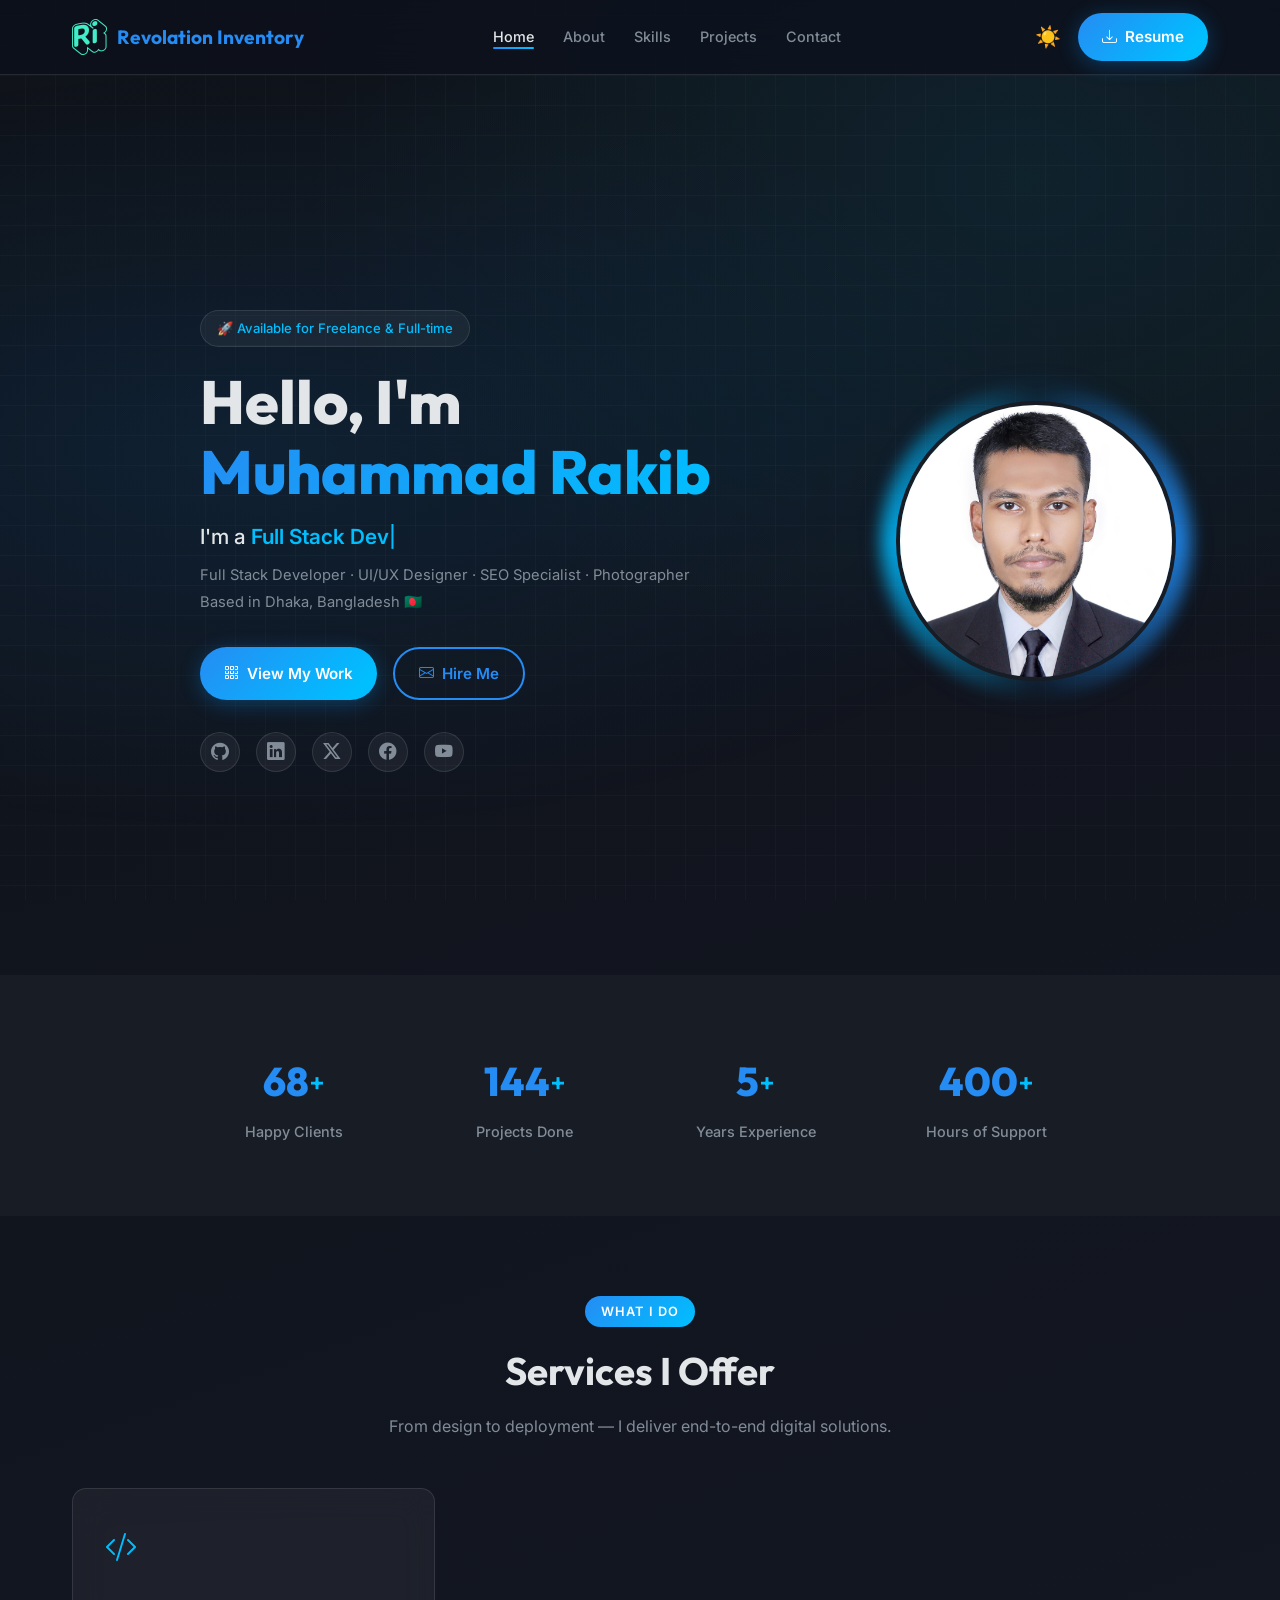
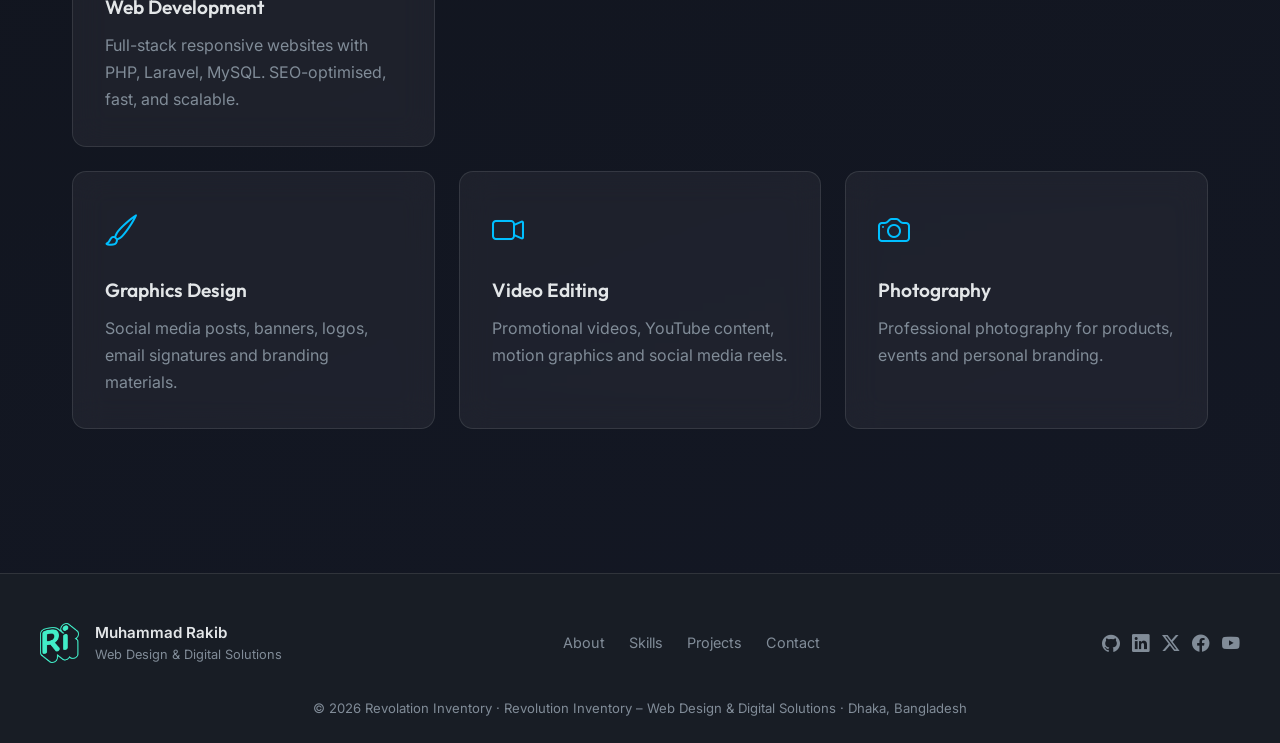
<file: index.html>
<!DOCTYPE html>
<html lang="en" data-theme="dark">

<head>
  <meta charset="UTF-8" />
  <meta name="viewport" content="width=device-width, initial-scale=1.0" />
  <title>Muhammad Rakib – Full Stack Web Developer & UI/UX Designer</title>
  <meta name="description"
    content="Muhammad Rakib – Full Stack Web Developer, UI/UX Designer, SEO Specialist and Freelancer based in Dhaka, Bangladesh." />
  <link rel="icon" href="assets/images/logo.png" />
  <link rel="apple-touch-icon" href="assets/images/logo.png" />
  <link rel="preconnect" href="https://fonts.googleapis.com" />
  <link rel="preconnect" href="https://fonts.gstatic.com" crossorigin />
  <link
    href="https://fonts.googleapis.com/css2?family=Outfit:wght@300;400;600;700;800&family=Inter:wght@400;500;600&display=swap"
    rel="stylesheet" />
  <link rel="stylesheet" href="https://cdn.jsdelivr.net/npm/bootstrap-icons@1.11.3/font/bootstrap-icons.css" />
  <link rel="stylesheet" href="assets/css/styles.css" />

  <!-- JSON-LD Structured Data -->
  <script type="application/ld+json">
  {
    "@context": "https://schema.org",
    "@type": "Person",
    "name": "Muhammad Rakib",
    "jobTitle": "Full Stack Web Developer",
    "email": "webdrakib@gmail.com",
    "telephone": "+8801978000676",
    "address": {"@type": "PostalAddress", "addressLocality": "Dhaka", "addressCountry": "BD"},
    "url": "https://webdrakib.github.io",
    "sameAs": [
      "https://github.com/webdrakib",
      "https://bd.linkedin.com/in/webdrakib",
      "https://twitter.com/webdrakib",
      "https://web.facebook.com/webdrakib",
      "https://www.youtube.com/@webdrakib"
    ]
  }
  </script>
  <!-- Google tag (gtag.js) -->
  <script async src="https://www.googletagmanager.com/gtag/js?id=G-2NBKC2Z3YN"></script>
  <script>
    window.dataLayer = window.dataLayer || [];
    function gtag(){dataLayer.push(arguments);}
    gtag('js', new Date());
  
    gtag('config', 'G-2NBKC2Z3YN');
  </script>
  <!-- Google Tag Manager -->
  <script>(function(w,d,s,l,i){w[l]=w[l]||[];w[l].push({'gtm.start':
  new Date().getTime(),event:'gtm.js'});var f=d.getElementsByTagName(s)[0],
  j=d.createElement(s),dl=l!='dataLayer'?'&l='+l:'';j.async=true;j.src=
  'https://www.googletagmanager.com/gtm.js?id='+i+dl;f.parentNode.insertBefore(j,f);
  })(window,document,'script','dataLayer','GTM-563CVFS4');</script>
  <!-- End Google Tag Manager -->
</head>

<body>
  <!-- Google Tag Manager (noscript) -->
  <noscript><iframe src="https://www.googletagmanager.com/ns.html?id=GTM-563CVFS4"
  height="0" width="0" style="display:none;visibility:hidden"></iframe></noscript>
  <!-- End Google Tag Manager (noscript) -->

  <!-- ===== HEADER ===== -->
  <header class="site-header" id="site-header">
    <nav class="nav-container">
      <a href="index.html" class="logo" aria-label="Muhammad Rakib Home">
        <img src="assets/images/logo.png" alt="RI Logo" class="logo-img" />
        <span class="logo-text">Revolation Inventory</span>
      </a>

      <button class="nav-hamburger" id="nav-hamburger" aria-label="Toggle menu">
        <span></span><span></span><span></span>
      </button>

      <ul class="nav-links" id="nav-links">
        <li><a href="index.html" class="nav-active">Home</a></li>
        <li><a href="about.html">About</a></li>
        <li><a href="skills.html">Skills</a></li>
        <li><a href="projects.html">Projects</a></li>
        <li><a href="contact.html">Contact</a></li>
      </ul>

      <div class="nav-actions">
        <button id="theme-toggle" aria-label="Toggle dark mode" class="icon-btn">☀️</button>
        <a href="https://drive.google.com/uc?export=download&id=1ioUja7IS2YaoWaqZ0kOTeljUsAlefDZb" class="btn-primary"
          target="_blank" rel="noopener" id="resume-download-btn">
          <i class="bi bi-download"></i> Resume
        </a>
      </div>
    </nav>
  </header>

  <!-- ===== HERO ===== -->
  <section class="hero" id="hero">
    <div class="hero-bg-overlay"></div>
    <div class="hero-particles" id="hero-particles"></div>

    <div class="hero-content animate-in">
      <div class="hero-badge">🚀 Available for Freelance & Full-time</div>
      <h1>Hello, I'm <span class="gradient-text">Muhammad Rakib</span></h1>
      <p class="hero-typed">I'm a <span id="typed-text" class="typed-highlight"></span><span
          class="typed-cursor">|</span></p>
      <p class="hero-sub">Full Stack Developer · UI/UX Designer · SEO Specialist · Photographer<br />Based in Dhaka,
        Bangladesh 🇧🇩</p>

      <div class="hero-cta-group">
        <a href="projects.html" class="btn-primary" id="view-work-btn">
          <i class="bi bi-grid-3x3-gap"></i> View My Work
        </a>
        <a href="contact.html" class="btn-outline" id="hire-me-btn">
          <i class="bi bi-envelope"></i> Hire Me
        </a>
      </div>

      <div class="hero-socials">
        <a href="https://github.com/webdrakib" target="_blank" rel="noopener" aria-label="GitHub" class="social-icon"><i
            class="bi bi-github"></i></a>
        <a href="https://bd.linkedin.com/in/webdrakib" target="_blank" rel="noopener" aria-label="LinkedIn"
          class="social-icon"><i class="bi bi-linkedin"></i></a>
        <a href="https://twitter.com/webdrakib" target="_blank" rel="noopener" aria-label="Twitter"
          class="social-icon"><i class="bi bi-twitter-x"></i></a>
        <a href="https://web.facebook.com/webdrakib" target="_blank" rel="noopener" aria-label="Facebook"
          class="social-icon"><i class="bi bi-facebook"></i></a>
        <a href="https://www.youtube.com/@webdrakib" target="_blank" rel="noopener" aria-label="YouTube"
          class="social-icon"><i class="bi bi-youtube"></i></a>
      </div>
    </div>

    <div class="hero-image animate-in-delay">
      <div class="hero-img-ring"></div>
      <img src="assets/images/12.jpg" alt="Muhammad Rakib – Full Stack Web Developer" class="hero-photo" />
    </div>
  </section>

  <!-- ===== STATS ===== -->
  <section class="stats-section" id="stats">
    <div class="stats-grid">
      <div class="stat-card reveal">
        <span class="stat-number" data-target="232">0</span><span class="stat-plus">+</span>
        <p>Happy Clients</p>
      </div>
      <div class="stat-card reveal">
        <span class="stat-number" data-target="521">0</span><span class="stat-plus">+</span>
        <p>Projects Done</p>
      </div>
      <div class="stat-card reveal">
        <span class="stat-number" data-target="5">0</span><span class="stat-plus">+</span>
        <p>Years Experience</p>
      </div>
      <div class="stat-card reveal">
        <span class="stat-number" data-target="1453">0</span><span class="stat-plus">+</span>
        <p>Hours of Support</p>
      </div>
    </div>
  </section>

  <!-- ===== SERVICES QUICK VIEW ===== -->
  <section class="services-section section-pad" id="services">
    <div class="section-header reveal">
      <span class="section-tag">What I Do</span>
      <h2>Services I Offer</h2>
      <p>From design to deployment — I deliver end-to-end digital solutions.</p>
    </div>
    <div class="services-grid">
      <div class="service-card reveal glass">
        <i class="bi bi-code-slash service-icon"></i>
        <h3>Web Development</h3>
        <p>Full-stack responsive websites with PHP, Laravel, MySQL. SEO-optimised, fast, and scalable.</p>
      </div>
      <div class="service-card reveal glass">
        <i class="bi bi-palette service-icon"></i>
        <h3>UI/UX Design</h3>
        <p>Beautiful, user-centric designs using Figma, Adobe XD, Photoshop & Illustrator.</p>
      </div>
      <div class="service-card reveal glass">
        <i class="bi bi-search service-icon"></i>
        <h3>SEO & Optimization</h3>
        <p>On-page SEO, technical audits, performance tuning. Tracked via GA4 & Google Search Console.</p>
      </div>
      <div class="service-card reveal glass">
        <i class="bi bi-brush service-icon"></i>
        <h3>Graphics Design</h3>
        <p>Social media posts, banners, logos, email signatures and branding materials.</p>
      </div>
      <div class="service-card reveal glass">
        <i class="bi bi-camera-video service-icon"></i>
        <h3>Video Editing</h3>
        <p>Promotional videos, YouTube content, motion graphics and social media reels.</p>
      </div>
      <div class="service-card reveal glass">
        <i class="bi bi-camera service-icon"></i>
        <h3>Photography</h3>
        <p>Professional photography for products, events and personal branding.</p>
      </div>
    </div>
  </section>

  <!-- ===== FOOTER ===== -->
  <footer class="site-footer">
    <div class="footer-inner">
      <div class="footer-brand">
        <img src="assets/images/logo.png" alt="RI" class="footer-logo" />
        <p>Muhammad Rakib<br /><span>Web Design & Digital Solutions</span></p>
      </div>
      <div class="footer-links">
        <a href="about.html">About</a>
        <a href="skills.html">Skills</a>
        <a href="projects.html">Projects</a>
        <a href="contact.html">Contact</a>
      </div>
      <div class="footer-socials">
        <a href="https://github.com/webdrakib" target="_blank" rel="noopener" aria-label="GitHub"><i
            class="bi bi-github"></i></a>
        <a href="https://bd.linkedin.com/in/webdrakib" target="_blank" rel="noopener" aria-label="LinkedIn"><i
            class="bi bi-linkedin"></i></a>
        <a href="https://twitter.com/webdrakib" target="_blank" rel="noopener" aria-label="Twitter"><i
            class="bi bi-twitter-x"></i></a>
        <a href="https://web.facebook.com/webdrakib" target="_blank" rel="noopener" aria-label="Facebook"><i
            class="bi bi-facebook"></i></a>
        <a href="https://www.youtube.com/@webdrakib" target="_blank" rel="noopener" aria-label="YouTube"><i
            class="bi bi-youtube"></i></a>
      </div>
    </div>
    <p class="footer-copy">© 2026 Revolation Inventory · Revolution Inventory – Web Design & Digital Solutions · Dhaka,
      Bangladesh</p>
  </footer>

  <script src="assets/js/main.js"></script>
</body>

</html>
</file>
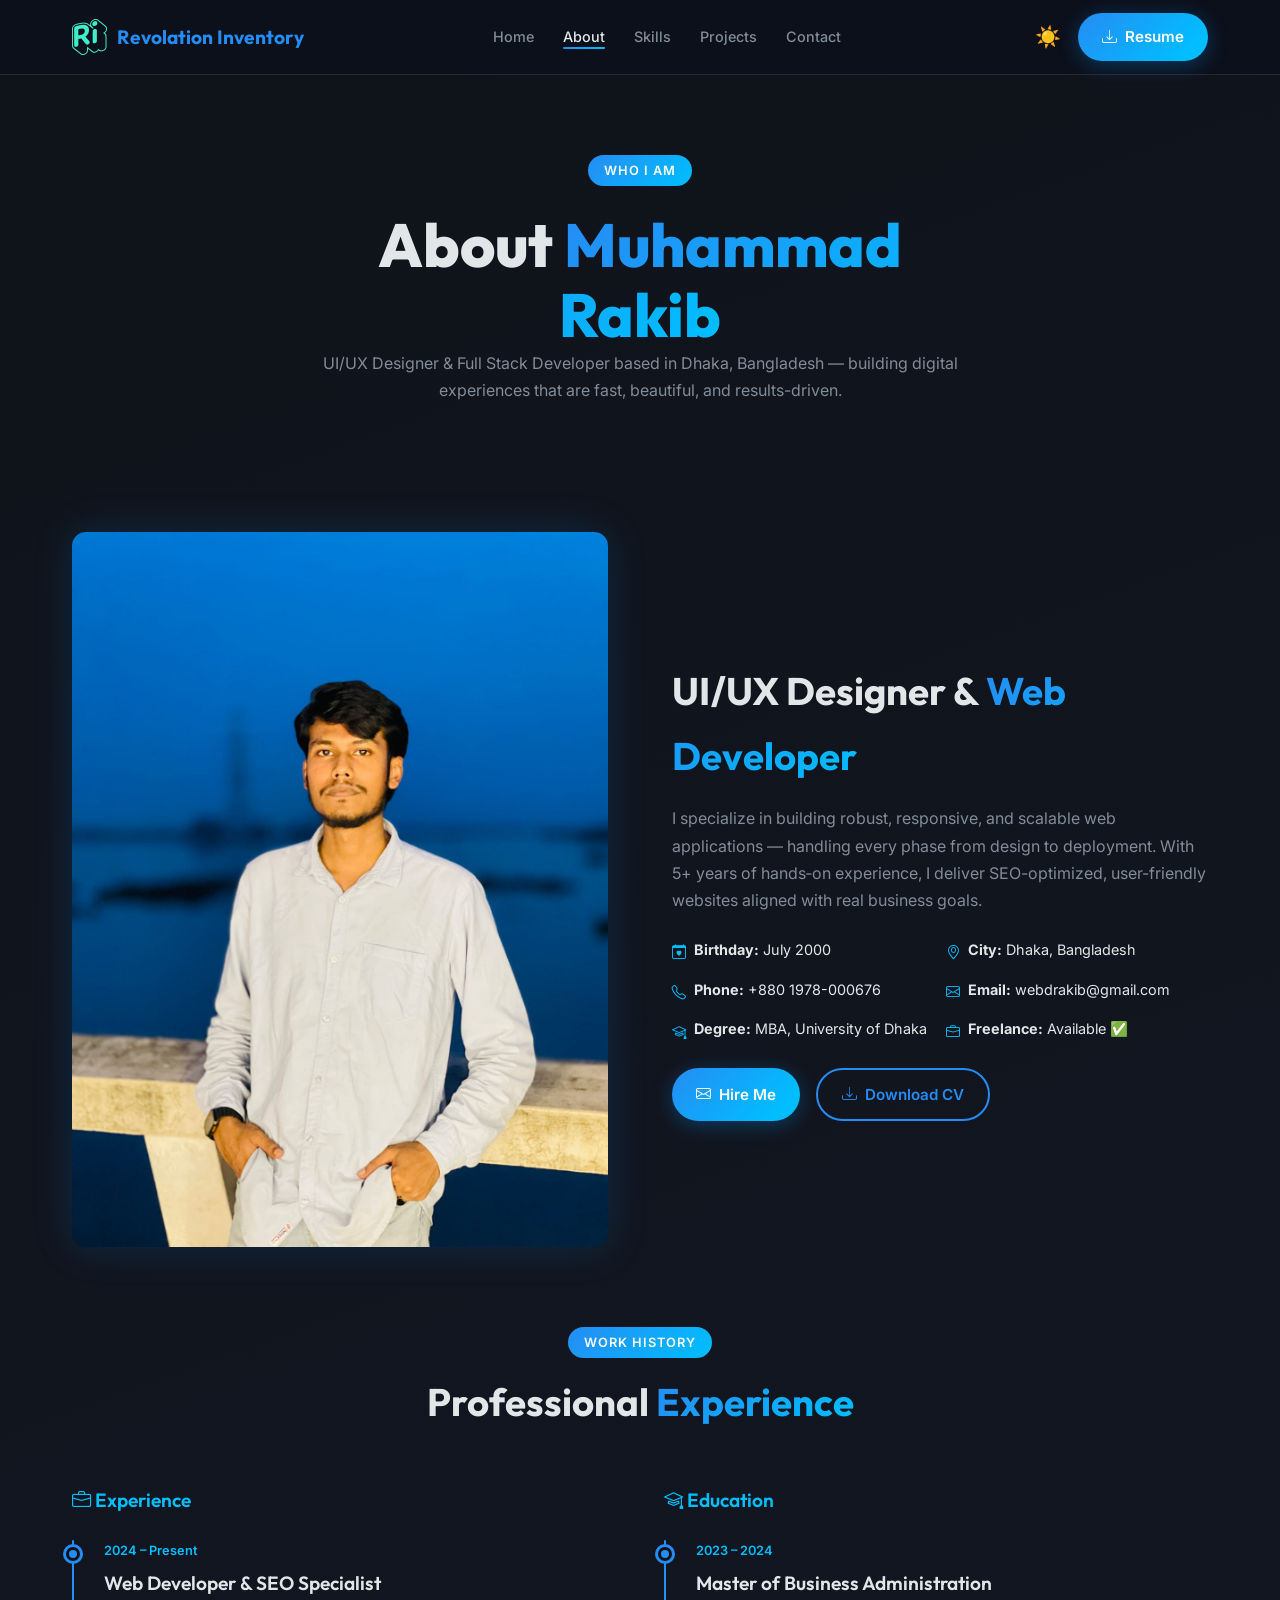
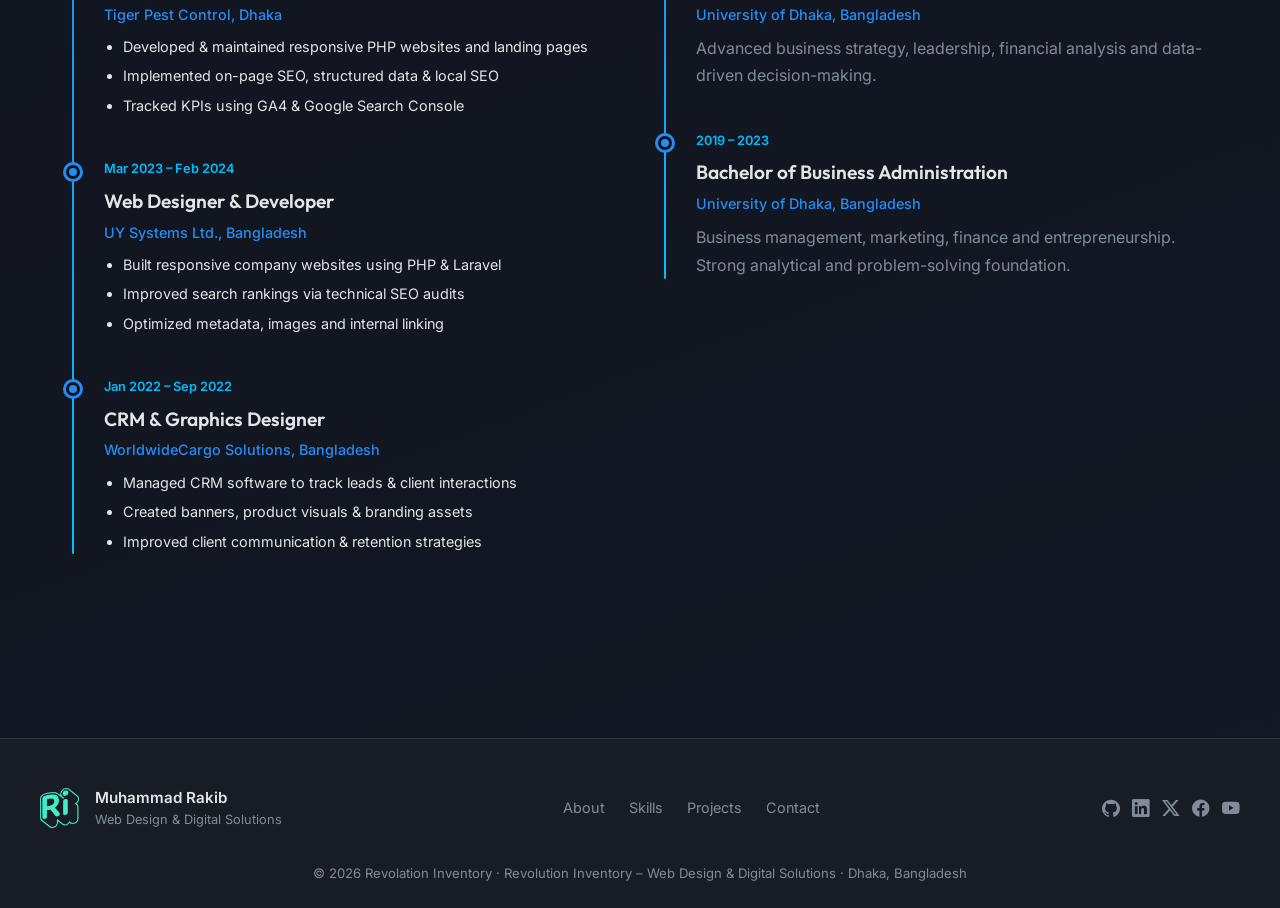
<file: about.html>
<!DOCTYPE html>
<html lang="en" data-theme="dark">

<head>
  <meta charset="UTF-8" />
  <meta name="viewport" content="width=device-width, initial-scale=1.0" />
  <title>About – Muhammad Rakib | Full Stack Web Developer</title>
  <meta name="description"
    content="Learn about Muhammad Rakib – Full Stack Web Developer, UI/UX Designer and SEO Specialist from Dhaka, Bangladesh with 5+ years of experience." />
  <link rel="icon" href="assets/images/logo.png" />
  <link rel="preconnect" href="https://fonts.googleapis.com" />
  <link rel="preconnect" href="https://fonts.gstatic.com" crossorigin />
  <link
    href="https://fonts.googleapis.com/css2?family=Outfit:wght@300;400;600;700;800&family=Inter:wght@400;500;600&display=swap"
    rel="stylesheet" />
  <link rel="stylesheet" href="https://cdn.jsdelivr.net/npm/bootstrap-icons@1.11.3/font/bootstrap-icons.css" />
  <link rel="stylesheet" href="assets/css/styles.css" />
  <!-- Google tag (gtag.js) -->
  <script async src="https://www.googletagmanager.com/gtag/js?id=G-2NBKC2Z3YN"></script>
  <script>
    window.dataLayer = window.dataLayer || [];
    function gtag(){dataLayer.push(arguments);}
    gtag('js', new Date());
  
    gtag('config', 'G-2NBKC2Z3YN');
  </script>
  <!-- Google Tag Manager -->
  <script>(function(w,d,s,l,i){w[l]=w[l]||[];w[l].push({'gtm.start':
  new Date().getTime(),event:'gtm.js'});var f=d.getElementsByTagName(s)[0],
  j=d.createElement(s),dl=l!='dataLayer'?'&l='+l:'';j.async=true;j.src=
  'https://www.googletagmanager.com/gtm.js?id='+i+dl;f.parentNode.insertBefore(j,f);
  })(window,document,'script','dataLayer','GTM-563CVFS4');</script>
  <!-- End Google Tag Manager -->
</head>

<body>
  <!-- Google Tag Manager (noscript) -->
  <noscript><iframe src="https://www.googletagmanager.com/ns.html?id=GTM-563CVFS4"
  height="0" width="0" style="display:none;visibility:hidden"></iframe></noscript>
  <!-- End Google Tag Manager (noscript) -->
  <header class="site-header" id="site-header">
    <nav class="nav-container">
      <a href="index.html" class="logo">
        <img src="assets/images/logo.png" alt="RI Logo" class="logo-img" />
        <span class="logo-text">Revolation Inventory</span>
      </a>
      <button class="nav-hamburger" id="nav-hamburger"><span></span><span></span><span></span></button>
      <ul class="nav-links" id="nav-links">
        <li><a href="index.html">Home</a></li>
        <li><a href="about.html">About</a></li>
        <li><a href="skills.html">Skills</a></li>
        <li><a href="projects.html">Projects</a></li>
        <li><a href="contact.html">Contact</a></li>
      </ul>
      <div class="nav-actions">
        <button id="theme-toggle" class="icon-btn">☀️</button>
        <a href="https://drive.google.com/uc?export=download&id=1ioUja7IS2YaoWaqZ0kOTeljUsAlefDZb" class="btn-primary"
          target="_blank" rel="noopener"><i class="bi bi-download"></i> Resume</a>
      </div>
    </nav>
  </header>

  <main>
    <!-- Hero -->
    <section style="padding: 5rem 2rem 3rem; text-align:center; max-width:700px; margin:0 auto;">
      <span class="section-tag">Who I Am</span>
      <h1 class="animate-in" style="margin-top:0.75rem;">About <span class="gradient-text">Muhammad Rakib</span></h1>
      <p class="animate-in-delay">UI/UX Designer & Full Stack Developer based in Dhaka, Bangladesh — building digital
        experiences that are fast, beautiful, and results-driven.</p>
    </section>

    <!-- About Grid -->
    <section class="section-pad">
      <div class="about-grid">
        <div class="about-img-wrap reveal">
          <img src="assets/images/7.jpeg" alt="Muhammad Rakib" />
        </div>
        <div class="reveal">
          <h2>UI/UX Designer &amp; <span class="gradient-text">Web Developer</span></h2>
          <p style="margin: 1rem 0;">I specialize in building robust, responsive, and scalable web applications —
            handling every phase from design to deployment. With 5+ years of hands‑on experience, I deliver
            SEO-optimized, user-friendly websites aligned with real business goals.</p>
          <ul class="about-info-list">
            <li><i class="bi bi-calendar-heart"></i><span><strong>Birthday:</strong> July 2000</span></li>
            <li><i class="bi bi-geo-alt"></i><span><strong>City:</strong> Dhaka, Bangladesh</span></li>
            <li><i class="bi bi-telephone"></i><span><strong>Phone:</strong> +880 1978-000676</span></li>
            <li><i class="bi bi-envelope"></i><span><strong>Email:</strong> webdrakib@gmail.com</span></li>
            <li><i class="bi bi-mortarboard"></i><span><strong>Degree:</strong> MBA, University of Dhaka</span></li>
            <li><i class="bi bi-briefcase"></i><span><strong>Freelance:</strong> Available ✅</span></li>
          </ul>
          <div style="display:flex; gap:1rem; flex-wrap:wrap; margin-top:1.5rem;">
            <a href="contact.html" class="btn-primary"><i class="bi bi-envelope"></i> Hire Me</a>
            <a href="https://drive.google.com/uc?export=download&id=1ioUja7IS2YaoWaqZ0kOTeljUsAlefDZb"
              class="btn-outline" target="_blank" rel="noopener"><i class="bi bi-download"></i> Download CV</a>
          </div>
        </div>
      </div>
    </section>

    <!-- Experience Timeline -->
    <section class="section-pad" style="padding-top:0;">
      <div class="section-header reveal">
        <span class="section-tag">Work History</span>
        <h2>Professional <span class="gradient-text">Experience</span></h2>
      </div>
      <div class="timeline-grid">
        <div>
          <h3 style="color:var(--c-accent); margin-bottom:1.5rem;"><i class="bi bi-briefcase"></i> Experience</h3>
          <div class="timeline">
            <div class="timeline-item reveal">
              <div class="timeline-date">2024 – Present</div>
              <h3>Web Developer & SEO Specialist</h3>
              <div class="org">Tiger Pest Control, Dhaka</div>
              <ul>
                <li>Developed & maintained responsive PHP websites and landing pages</li>
                <li>Implemented on-page SEO, structured data & local SEO</li>
                <li>Tracked KPIs using GA4 & Google Search Console</li>
              </ul>
            </div>
            <div class="timeline-item reveal">
              <div class="timeline-date">Mar 2023 – Feb 2024</div>
              <h3>Web Designer & Developer</h3>
              <div class="org">UY Systems Ltd., Bangladesh</div>
              <ul>
                <li>Built responsive company websites using PHP & Laravel</li>
                <li>Improved search rankings via technical SEO audits</li>
                <li>Optimized metadata, images and internal linking</li>
              </ul>
            </div>
            <div class="timeline-item reveal">
              <div class="timeline-date">Jan 2022 – Sep 2022</div>
              <h3>CRM & Graphics Designer</h3>
              <div class="org">WorldwideCargo Solutions, Bangladesh</div>
              <ul>
                <li>Managed CRM software to track leads & client interactions</li>
                <li>Created banners, product visuals & branding assets</li>
                <li>Improved client communication & retention strategies</li>
              </ul>
            </div>
          </div>
        </div>
        <div>
          <h3 style="color:var(--c-accent); margin-bottom:1.5rem;"><i class="bi bi-mortarboard"></i> Education</h3>
          <div class="timeline">
            <div class="timeline-item reveal">
              <div class="timeline-date">2023 – 2024</div>
              <h3>Master of Business Administration</h3>
              <div class="org">University of Dhaka, Bangladesh</div>
              <p>Advanced business strategy, leadership, financial analysis and data-driven decision-making.</p>
            </div>
            <div class="timeline-item reveal">
              <div class="timeline-date">2019 – 2023</div>
              <h3>Bachelor of Business Administration</h3>
              <div class="org">University of Dhaka, Bangladesh</div>
              <p>Business management, marketing, finance and entrepreneurship. Strong analytical and problem-solving
                foundation.</p>
            </div>
          </div>
        </div>
      </div>
    </section>
  </main>

  <footer class="site-footer">
    <div class="footer-inner">
      <div class="footer-brand">
        <img src="assets/images/logo.png" alt="RI" class="footer-logo" />
        <p>Muhammad Rakib<br /><span>Web Design & Digital Solutions</span></p>
      </div>
      <div class="footer-links">
        <a href="about.html">About</a><a href="skills.html">Skills</a>
        <a href="projects.html">Projects</a><a href="contact.html">Contact</a>
      </div>
      <div class="footer-socials">
        <a href="https://github.com/webdrakib" target="_blank" rel="noopener"><i class="bi bi-github"></i></a>
        <a href="https://bd.linkedin.com/in/webdrakib" target="_blank" rel="noopener"><i class="bi bi-linkedin"></i></a>
        <a href="https://twitter.com/webdrakib" target="_blank" rel="noopener"><i class="bi bi-twitter-x"></i></a>
        <a href="https://web.facebook.com/webdrakib" target="_blank" rel="noopener"><i class="bi bi-facebook"></i></a>
        <a href="https://www.youtube.com/@webdrakib" target="_blank" rel="noopener"><i class="bi bi-youtube"></i></a>
      </div>
    </div>
    <p class="footer-copy">© 2026 Revolation Inventory · Revolution Inventory – Web Design & Digital Solutions · Dhaka,
      Bangladesh</p>
  </footer>
  <script src="assets/js/main.js"></script>
</body>

</html>
</file>
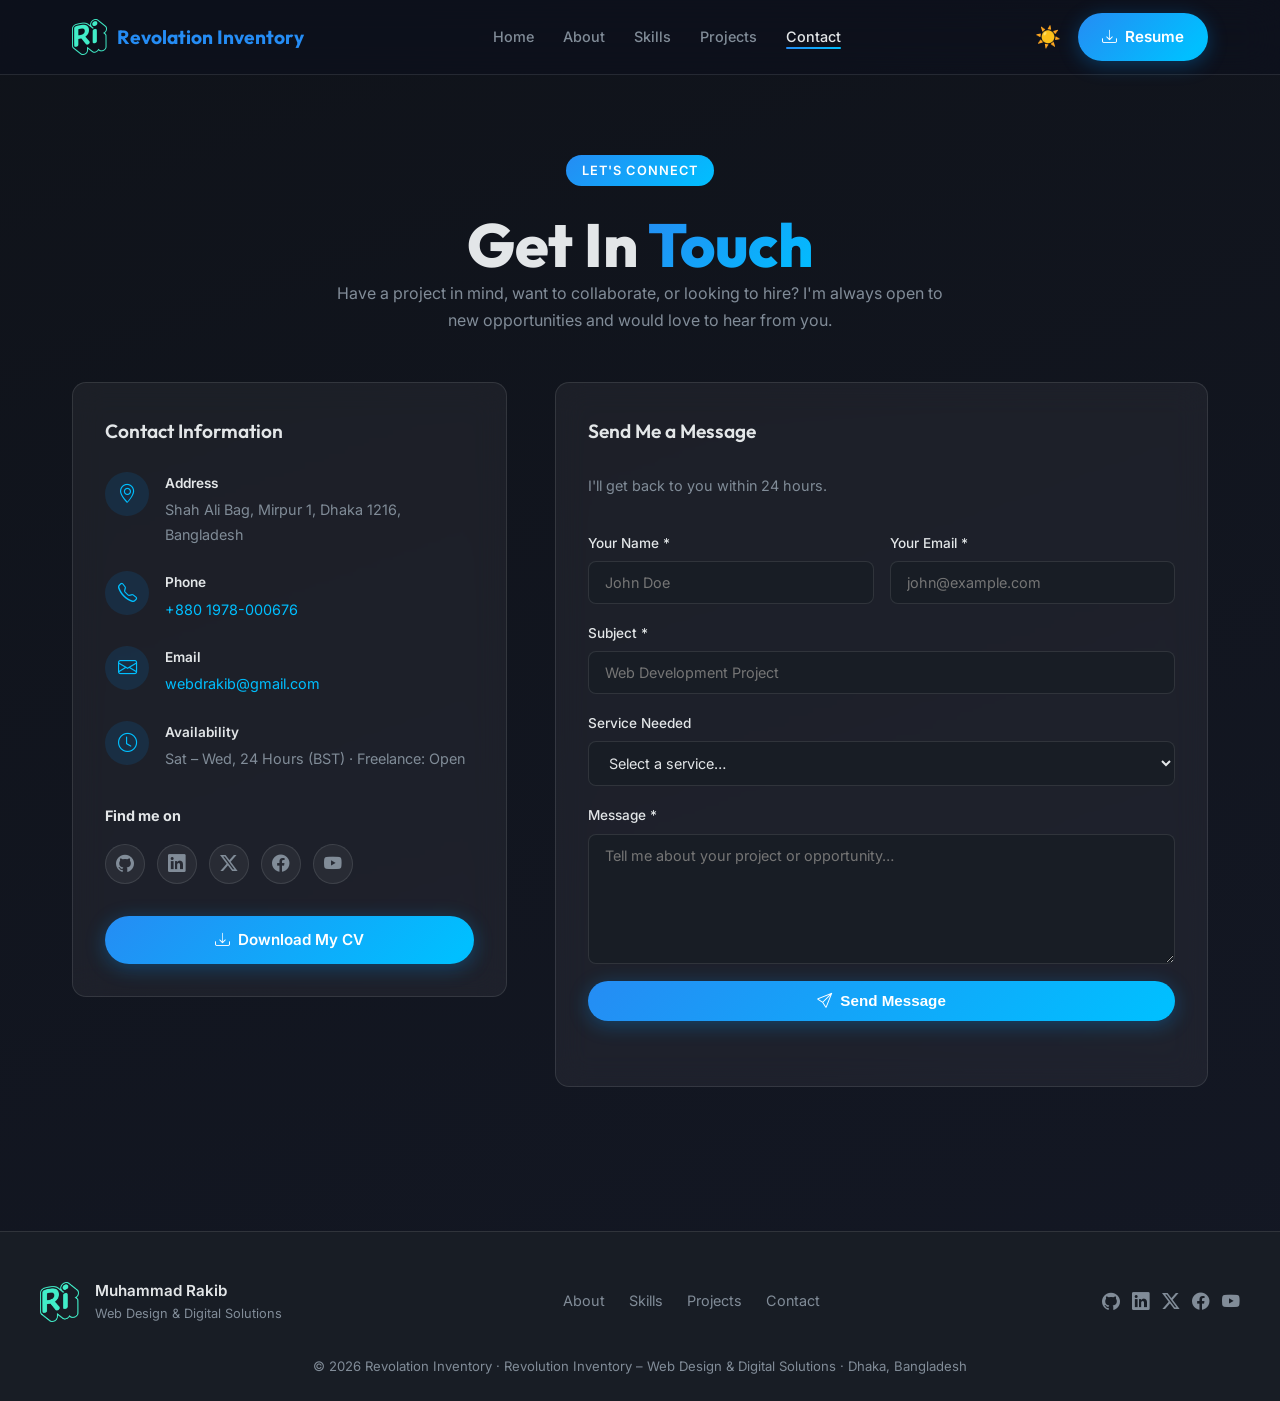
<file: contact.html>
<!DOCTYPE html>
<html lang="en" data-theme="dark">
<head>
  <meta charset="UTF-8" />
  <meta name="viewport" content="width=device-width, initial-scale=1.0" />
  <title>Contact – Muhammad Rakib | Hire Me</title>
  <meta name="description" content="Get in touch with Muhammad Rakib – available for freelance projects, full-time roles and collaborations in web development, design and SEO." />
  <link rel="icon" href="assets/images/logo.png" />
  <link rel="preconnect" href="https://fonts.googleapis.com" />
  <link rel="preconnect" href="https://fonts.gstatic.com" crossorigin />
  <link href="https://fonts.googleapis.com/css2?family=Outfit:wght@300;400;600;700;800&family=Inter:wght@400;500;600&display=swap" rel="stylesheet" />
  <link rel="stylesheet" href="https://cdn.jsdelivr.net/npm/bootstrap-icons@1.11.3/font/bootstrap-icons.css" />
  <link rel="stylesheet" href="assets/css/styles.css" />
  <!-- Google tag (gtag.js) -->
  <script async src="https://www.googletagmanager.com/gtag/js?id=G-2NBKC2Z3YN"></script>
  <script>
    window.dataLayer = window.dataLayer || [];
    function gtag(){dataLayer.push(arguments);}
    gtag('js', new Date());
  
    gtag('config', 'G-2NBKC2Z3YN');
  </script>
  <!-- Google Tag Manager -->
  <script>(function(w,d,s,l,i){w[l]=w[l]||[];w[l].push({'gtm.start':
  new Date().getTime(),event:'gtm.js'});var f=d.getElementsByTagName(s)[0],
  j=d.createElement(s),dl=l!='dataLayer'?'&l='+l:'';j.async=true;j.src=
  'https://www.googletagmanager.com/gtm.js?id='+i+dl;f.parentNode.insertBefore(j,f);
  })(window,document,'script','dataLayer','GTM-563CVFS4');</script>
  <!-- End Google Tag Manager -->
</head>
<body>
  <!-- Google Tag Manager (noscript) -->
  <noscript><iframe src="https://www.googletagmanager.com/ns.html?id=GTM-563CVFS4"
  height="0" width="0" style="display:none;visibility:hidden"></iframe></noscript>
  <!-- End Google Tag Manager (noscript) -->
  <header class="site-header" id="site-header">
    <nav class="nav-container">
      <a href="index.html" class="logo">
        <img src="assets/images/logo.png" alt="RI Logo" class="logo-img" />
        <span class="logo-text">Revolation Inventory</span>
      </a>
      <button class="nav-hamburger" id="nav-hamburger"><span></span><span></span><span></span></button>
      <ul class="nav-links" id="nav-links">
        <li><a href="index.html">Home</a></li>
        <li><a href="about.html">About</a></li>
        <li><a href="skills.html">Skills</a></li>
        <li><a href="projects.html">Projects</a></li>
        <li><a href="contact.html">Contact</a></li>
      </ul>
      <div class="nav-actions">
        <button id="theme-toggle" class="icon-btn">☀️</button>
        <a href="https://drive.google.com/uc?export=download&id=1ioUja7IS2YaoWaqZ0kOTeljUsAlefDZb" class="btn-primary" target="_blank" rel="noopener"><i class="bi bi-download"></i> Resume</a>
      </div>
    </nav>
  </header>

  <main>
    <section style="padding:5rem 2rem 3rem; text-align:center; max-width:700px; margin:0 auto;">
      <span class="section-tag">Let's Connect</span>
      <h1 class="animate-in" style="margin-top:0.75rem;">Get In <span class="gradient-text">Touch</span></h1>
      <p class="animate-in-delay">Have a project in mind, want to collaborate, or looking to hire? I'm always open to new opportunities and would love to hear from you.</p>
    </section>

    <section class="section-pad" style="padding-top:0;">
      <div class="contact-grid">

        <!-- Info -->
        <div class="contact-info-card glass reveal">
          <h3 style="margin-bottom:1.5rem; color:var(--c-text);">Contact Information</h3>

          <div class="contact-info-item">
            <div class="ci-icon"><i class="bi bi-geo-alt"></i></div>
            <div><h4>Address</h4><p>Shah Ali Bag, Mirpur 1, Dhaka 1216, Bangladesh</p></div>
          </div>
          <div class="contact-info-item">
            <div class="ci-icon"><i class="bi bi-telephone"></i></div>
            <div><h4>Phone</h4><p><a href="tel:+8801978000676" style="color:var(--c-accent);">+880 1978-000676</a></p></div>
          </div>
          <div class="contact-info-item">
            <div class="ci-icon"><i class="bi bi-envelope"></i></div>
            <div><h4>Email</h4><p><a href="mailto:webdrakib@gmail.com" style="color:var(--c-accent);">webdrakib@gmail.com</a></p></div>
          </div>
          <div class="contact-info-item">
            <div class="ci-icon"><i class="bi bi-clock"></i></div>
            <div><h4>Availability</h4><p>Sat – Wed, 24 Hours (BST) · Freelance: Open</p></div>
          </div>

          <div style="margin-top:2rem;">
            <h4 style="color:var(--c-text); margin-bottom:1rem; font-size:0.9rem;">Find me on</h4>
            <div style="display:flex; gap:0.75rem; flex-wrap:wrap;">
              <a href="https://github.com/webdrakib" target="_blank" rel="noopener" class="social-icon" aria-label="GitHub"><i class="bi bi-github"></i></a>
              <a href="https://bd.linkedin.com/in/webdrakib" target="_blank" rel="noopener" class="social-icon" aria-label="LinkedIn"><i class="bi bi-linkedin"></i></a>
              <a href="https://twitter.com/webdrakib" target="_blank" rel="noopener" class="social-icon" aria-label="Twitter"><i class="bi bi-twitter-x"></i></a>
              <a href="https://web.facebook.com/webdrakib" target="_blank" rel="noopener" class="social-icon" aria-label="Facebook"><i class="bi bi-facebook"></i></a>
              <a href="https://www.youtube.com/@webdrakib" target="_blank" rel="noopener" class="social-icon" aria-label="YouTube"><i class="bi bi-youtube"></i></a>
            </div>
          </div>

          <div style="margin-top:2rem;">
            <a href="https://drive.google.com/uc?export=download&id=1ioUja7IS2YaoWaqZ0kOTeljUsAlefDZb"
               class="btn-primary" style="width:100%; justify-content:center;" target="_blank" rel="noopener">
              <i class="bi bi-download"></i> Download My CV
            </a>
          </div>
        </div>

        <!-- Form -->
        <form class="contact-form glass reveal" id="contact-form">
          <h3 style="color:var(--c-text); margin-bottom:0.5rem;">Send Me a Message</h3>
          <p style="margin-bottom:1rem; font-size:0.9rem;">I'll get back to you within 24 hours.</p>

          <div class="form-row">
            <div class="form-group">
              <label for="cf-name">Your Name *</label>
              <input type="text" id="cf-name" name="name" placeholder="John Doe" required />
            </div>
            <div class="form-group">
              <label for="cf-email">Your Email *</label>
              <input type="email" id="cf-email" name="email" placeholder="john@example.com" required />
            </div>
          </div>

          <div class="form-group">
            <label for="cf-subject">Subject *</label>
            <input type="text" id="cf-subject" name="subject" placeholder="Web Development Project" required />
          </div>

          <div class="form-group">
            <label for="cf-service">Service Needed</label>
            <select id="cf-service" name="service">
              <option value="">Select a service…</option>
              <option>Web Development</option>
              <option>UI/UX Design</option>
              <option>SEO Optimization</option>
              <option>Graphics Design</option>
              <option>Video Editing</option>
              <option>Other</option>
            </select>
          </div>

          <div class="form-group">
            <label for="cf-message">Message *</label>
            <textarea id="cf-message" name="message" placeholder="Tell me about your project or opportunity…" required></textarea>
          </div>

          <button type="submit" class="btn-primary" id="cf-submit" style="justify-content:center;">
            <i class="bi bi-send"></i> Send Message
          </button>
          <p id="cf-feedback" style="font-size:0.85rem; text-align:center; min-height:1.2em;"></p>
        </form>
      </div>
    </section>
  </main>

  <footer class="site-footer">
    <div class="footer-inner">
      <div class="footer-brand">
        <img src="assets/images/logo.png" alt="RI" class="footer-logo" />
        <p>Muhammad Rakib<br/><span>Web Design & Digital Solutions</span></p>
      </div>
      <div class="footer-links">
        <a href="about.html">About</a><a href="skills.html">Skills</a>
        <a href="projects.html">Projects</a><a href="contact.html">Contact</a>
      </div>
      <div class="footer-socials">
        <a href="https://github.com/webdrakib" target="_blank" rel="noopener"><i class="bi bi-github"></i></a>
        <a href="https://bd.linkedin.com/in/webdrakib" target="_blank" rel="noopener"><i class="bi bi-linkedin"></i></a>
        <a href="https://twitter.com/webdrakib" target="_blank" rel="noopener"><i class="bi bi-twitter-x"></i></a>
        <a href="https://web.facebook.com/webdrakib" target="_blank" rel="noopener"><i class="bi bi-facebook"></i></a>
        <a href="https://www.youtube.com/@webdrakib" target="_blank" rel="noopener"><i class="bi bi-youtube"></i></a>
      </div>
    </div>
    <p class="footer-copy">© 2026 Revolation Inventory · Revolution Inventory – Web Design & Digital Solutions · Dhaka, Bangladesh</p>
  </footer>

  <script>
    const form = document.getElementById('contact-form');
    const fb   = document.getElementById('cf-feedback');
    if (form) {
      form.addEventListener('submit', e => {
        e.preventDefault();
        const n = document.getElementById('cf-name').value;
        const em = document.getElementById('cf-email').value;
        const s = document.getElementById('cf-subject').value;
        const msg = document.getElementById('cf-message').value;
        window.open(`mailto:webdrakib@gmail.com?subject=${encodeURIComponent(s)}&body=${encodeURIComponent('Name: '+n+'\nEmail: '+em+'\n\n'+msg)}`);
        fb.style.color = 'var(--c-accent)';
        fb.textContent = '✅ Your email client opened! Message ready to send.';
      });
    }
  </script>
  <script src="assets/js/main.js"></script>
</body>
</html>
</file>
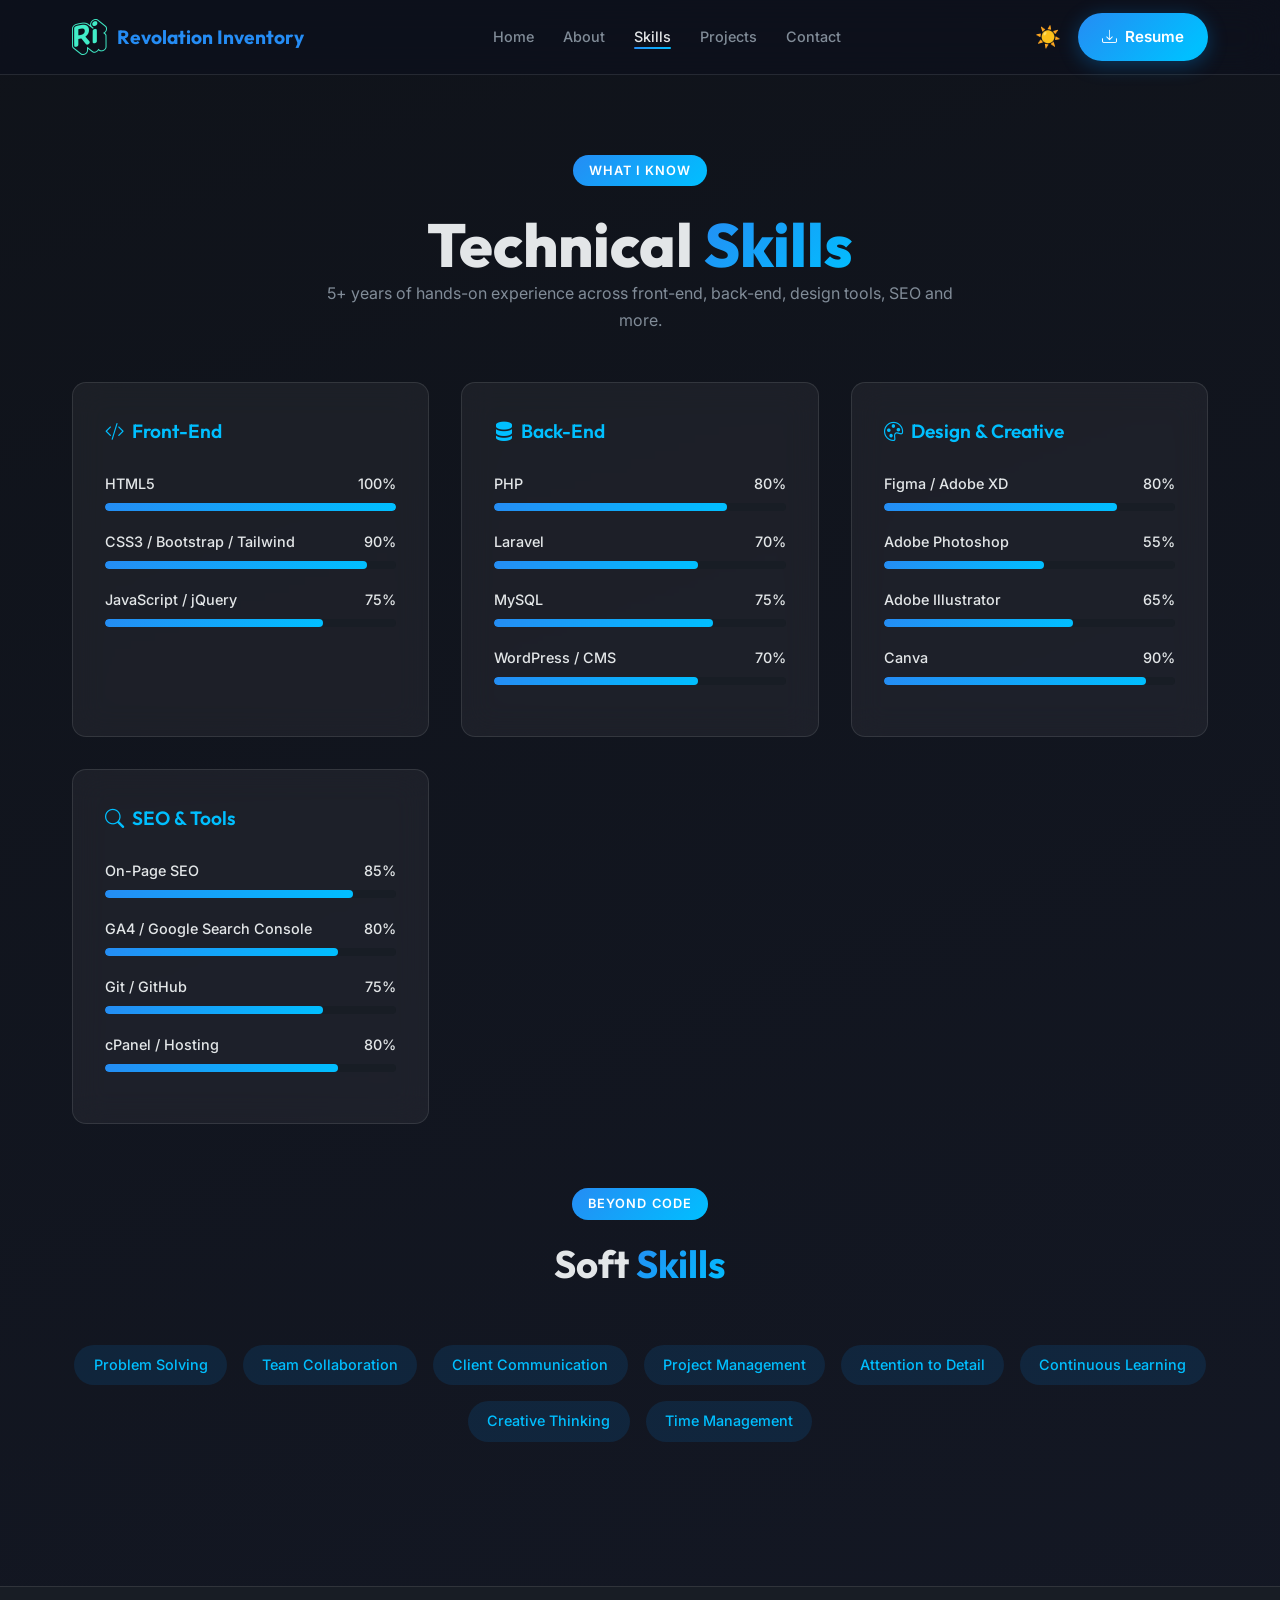
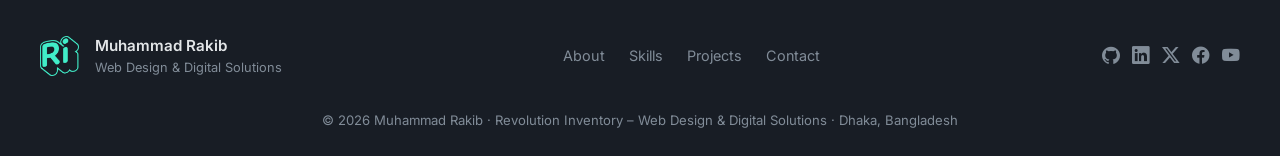
<file: skills.html>
<!DOCTYPE html>
<html lang="en" data-theme="dark">

<head>
  <meta charset="UTF-8" />
  <meta name="viewport" content="width=device-width, initial-scale=1.0" />
  <title>Skills – Muhammad Rakib | Full Stack Developer</title>
  <meta name="description"
    content="Technical skills of Muhammad Rakib – HTML, CSS, JavaScript, PHP, Laravel, UI/UX Design, SEO and more." />
  <link rel="icon" href="assets/images/logo.png" />
  <link rel="preconnect" href="https://fonts.googleapis.com" />
  <link rel="preconnect" href="https://fonts.gstatic.com" crossorigin />
  <link
    href="https://fonts.googleapis.com/css2?family=Outfit:wght@300;400;600;700;800&family=Inter:wght@400;500;600&display=swap"
    rel="stylesheet" />
  <link rel="stylesheet" href="https://cdn.jsdelivr.net/npm/bootstrap-icons@1.11.3/font/bootstrap-icons.css" />
  <link rel="stylesheet" href="assets/css/styles.css" />
  <!-- Google tag (gtag.js) -->
  <script async src="https://www.googletagmanager.com/gtag/js?id=G-2NBKC2Z3YN"></script>
  <script>
    window.dataLayer = window.dataLayer || [];
    function gtag(){dataLayer.push(arguments);}
    gtag('js', new Date());
  
    gtag('config', 'G-2NBKC2Z3YN');
  </script>
  <!-- Google Tag Manager -->
  <script>(function(w,d,s,l,i){w[l]=w[l]||[];w[l].push({'gtm.start':
  new Date().getTime(),event:'gtm.js'});var f=d.getElementsByTagName(s)[0],
  j=d.createElement(s),dl=l!='dataLayer'?'&l='+l:'';j.async=true;j.src=
  'https://www.googletagmanager.com/gtm.js?id='+i+dl;f.parentNode.insertBefore(j,f);
  })(window,document,'script','dataLayer','GTM-563CVFS4');</script>
  <!-- End Google Tag Manager -->
</head>

<body>
  <!-- Google Tag Manager (noscript) -->
  <noscript><iframe src="https://www.googletagmanager.com/ns.html?id=GTM-563CVFS4"
  height="0" width="0" style="display:none;visibility:hidden"></iframe></noscript>
  <!-- End Google Tag Manager (noscript) -->
  <header class="site-header" id="site-header">
    <nav class="nav-container">
      <a href="index.html" class="logo">
        <img src="assets/images/logo.png" alt="RI Logo" class="logo-img" />
        <span class="logo-text">Revolation Inventory</span>
      </a>
      <button class="nav-hamburger" id="nav-hamburger"><span></span><span></span><span></span></button>
      <ul class="nav-links" id="nav-links">
        <li><a href="index.html">Home</a></li>
        <li><a href="about.html">About</a></li>
        <li><a href="skills.html">Skills</a></li>
        <li><a href="projects.html">Projects</a></li>
        <li><a href="contact.html">Contact</a></li>
      </ul>
      <div class="nav-actions">
        <button id="theme-toggle" class="icon-btn">☀️</button>
        <a href="https://drive.google.com/uc?export=download&id=1ioUja7IS2YaoWaqZ0kOTeljUsAlefDZb" class="btn-primary"
          target="_blank" rel="noopener"><i class="bi bi-download"></i> Resume</a>
      </div>
    </nav>
  </header>

  <main>
    <section style="padding: 5rem 2rem 3rem; text-align:center; max-width:700px; margin:0 auto;">
      <span class="section-tag">What I Know</span>
      <h1 class="animate-in" style="margin-top:0.75rem;">Technical <span class="gradient-text">Skills</span></h1>
      <p class="animate-in-delay">5+ years of hands-on experience across front-end, back-end, design tools, SEO and
        more.</p>
    </section>

    <section class="section-pad" style="padding-top:0;">
      <div class="skills-categories">

        <div class="skill-group glass reveal">
          <h3><i class="bi bi-code-slash"></i> Front-End</h3>
          <div class="skill-bar">
            <div class="skill-bar-label"><span>HTML5</span><span>100%</span></div>
            <div class="skill-bar-track">
              <div class="skill-bar-fill" data-width="100"></div>
            </div>
          </div>
          <div class="skill-bar">
            <div class="skill-bar-label"><span>CSS3 / Bootstrap / Tailwind</span><span>90%</span></div>
            <div class="skill-bar-track">
              <div class="skill-bar-fill" data-width="90"></div>
            </div>
          </div>
          <div class="skill-bar">
            <div class="skill-bar-label"><span>JavaScript / jQuery</span><span>75%</span></div>
            <div class="skill-bar-track">
              <div class="skill-bar-fill" data-width="75"></div>
            </div>
          </div>
        </div>

        <div class="skill-group glass reveal">
          <h3><i class="bi bi-server"></i> Back-End</h3>
          <div class="skill-bar">
            <div class="skill-bar-label"><span>PHP</span><span>80%</span></div>
            <div class="skill-bar-track">
              <div class="skill-bar-fill" data-width="80"></div>
            </div>
          </div>
          <div class="skill-bar">
            <div class="skill-bar-label"><span>Laravel</span><span>70%</span></div>
            <div class="skill-bar-track">
              <div class="skill-bar-fill" data-width="70"></div>
            </div>
          </div>
          <div class="skill-bar">
            <div class="skill-bar-label"><span>MySQL</span><span>75%</span></div>
            <div class="skill-bar-track">
              <div class="skill-bar-fill" data-width="75"></div>
            </div>
          </div>
          <div class="skill-bar">
            <div class="skill-bar-label"><span>WordPress / CMS</span><span>70%</span></div>
            <div class="skill-bar-track">
              <div class="skill-bar-fill" data-width="70"></div>
            </div>
          </div>
        </div>

        <div class="skill-group glass reveal">
          <h3><i class="bi bi-palette"></i> Design & Creative</h3>
          <div class="skill-bar">
            <div class="skill-bar-label"><span>Figma / Adobe XD</span><span>80%</span></div>
            <div class="skill-bar-track">
              <div class="skill-bar-fill" data-width="80"></div>
            </div>
          </div>
          <div class="skill-bar">
            <div class="skill-bar-label"><span>Adobe Photoshop</span><span>55%</span></div>
            <div class="skill-bar-track">
              <div class="skill-bar-fill" data-width="55"></div>
            </div>
          </div>
          <div class="skill-bar">
            <div class="skill-bar-label"><span>Adobe Illustrator</span><span>65%</span></div>
            <div class="skill-bar-track">
              <div class="skill-bar-fill" data-width="65"></div>
            </div>
          </div>
          <div class="skill-bar">
            <div class="skill-bar-label"><span>Canva</span><span>90%</span></div>
            <div class="skill-bar-track">
              <div class="skill-bar-fill" data-width="90"></div>
            </div>
          </div>
        </div>

        <div class="skill-group glass reveal">
          <h3><i class="bi bi-search"></i> SEO & Tools</h3>
          <div class="skill-bar">
            <div class="skill-bar-label"><span>On-Page SEO</span><span>85%</span></div>
            <div class="skill-bar-track">
              <div class="skill-bar-fill" data-width="85"></div>
            </div>
          </div>
          <div class="skill-bar">
            <div class="skill-bar-label"><span>GA4 / Google Search Console</span><span>80%</span></div>
            <div class="skill-bar-track">
              <div class="skill-bar-fill" data-width="80"></div>
            </div>
          </div>
          <div class="skill-bar">
            <div class="skill-bar-label"><span>Git / GitHub</span><span>75%</span></div>
            <div class="skill-bar-track">
              <div class="skill-bar-fill" data-width="75"></div>
            </div>
          </div>
          <div class="skill-bar">
            <div class="skill-bar-label"><span>cPanel / Hosting</span><span>80%</span></div>
            <div class="skill-bar-track">
              <div class="skill-bar-fill" data-width="80"></div>
            </div>
          </div>
        </div>

      </div>

      <!-- Soft Skills -->
      <div class="section-header reveal" style="margin-top:4rem;">
        <span class="section-tag">Beyond Code</span>
        <h2>Soft <span class="gradient-text">Skills</span></h2>
      </div>
      <div style="display:flex; flex-wrap:wrap; gap:1rem; justify-content:center;">
        <span class="tag" style="font-size:0.9rem; padding:0.5rem 1.2rem;">Problem Solving</span>
        <span class="tag" style="font-size:0.9rem; padding:0.5rem 1.2rem;">Team Collaboration</span>
        <span class="tag" style="font-size:0.9rem; padding:0.5rem 1.2rem;">Client Communication</span>
        <span class="tag" style="font-size:0.9rem; padding:0.5rem 1.2rem;">Project Management</span>
        <span class="tag" style="font-size:0.9rem; padding:0.5rem 1.2rem;">Attention to Detail</span>
        <span class="tag" style="font-size:0.9rem; padding:0.5rem 1.2rem;">Continuous Learning</span>
        <span class="tag" style="font-size:0.9rem; padding:0.5rem 1.2rem;">Creative Thinking</span>
        <span class="tag" style="font-size:0.9rem; padding:0.5rem 1.2rem;">Time Management</span>
      </div>
    </section>
  </main>

  <footer class="site-footer">
    <div class="footer-inner">
      <div class="footer-brand">
        <img src="assets/images/logo.png" alt="RI" class="footer-logo" />
        <p>Muhammad Rakib<br /><span>Web Design & Digital Solutions</span></p>
      </div>
      <div class="footer-links">
        <a href="about.html">About</a><a href="skills.html">Skills</a>
        <a href="projects.html">Projects</a><a href="contact.html">Contact</a>
      </div>
      <div class="footer-socials">
        <a href="https://github.com/webdrakib" target="_blank" rel="noopener"><i class="bi bi-github"></i></a>
        <a href="https://bd.linkedin.com/in/webdrakib" target="_blank" rel="noopener"><i class="bi bi-linkedin"></i></a>
        <a href="https://twitter.com/webdrakib" target="_blank" rel="noopener"><i class="bi bi-twitter-x"></i></a>
        <a href="https://web.facebook.com/webdrakib" target="_blank" rel="noopener"><i class="bi bi-facebook"></i></a>
        <a href="https://www.youtube.com/@webdrakib" target="_blank" rel="noopener"><i class="bi bi-youtube"></i></a>
      </div>
    </div>
    <p class="footer-copy">© 2026 Muhammad Rakib · Revolution Inventory – Web Design & Digital Solutions · Dhaka,
      Bangladesh</p>
  </footer>
  <script src="assets/js/main.js"></script>
</body>

</html>
</file>
<file: assets/css/styles.css>
/* =============================================
   MUHAMMAD RAKIB PORTFOLIO — styles.css
   Theme: Deep Navy + Electric Blue + Silver
   ============================================= */

/* ---- TOKENS ---- */
:root {
  --c-primary: hsl(210, 90%, 55%);
  --c-accent: hsl(195, 100%, 50%);
  --c-secondary: hsl(340, 70%, 58%);
  --c-bg: hsl(220, 25%, 8%);
  --c-surface: hsl(220, 20%, 12%);
  --c-glass: rgba(255, 255, 255, 0.05);
  --c-border: rgba(255, 255, 255, 0.10);
  --c-text: hsl(210, 10%, 90%);
  --c-muted: hsl(210, 10%, 55%);
  --grad-main: linear-gradient(135deg, hsl(210, 90%, 55%), hsl(195, 100%, 50%));
  --grad-bg: linear-gradient(160deg, hsl(220, 25%, 8%) 0%, hsl(225, 30%, 11%) 100%);
  --shadow-glow: 0 0 40px rgba(0, 150, 255, 0.18);
  --radius: 14px;
  --trans: 0.3s ease;
}

[data-theme="light"] {
  --c-bg: hsl(210, 30%, 97%);
  --c-surface: hsl(210, 20%, 92%);
  --c-glass: rgba(255, 255, 255, 0.55);
  --c-border: rgba(0, 0, 0, 0.10);
  --c-text: hsl(220, 15%, 15%);
  --c-muted: hsl(220, 10%, 45%);
  --grad-bg: linear-gradient(160deg, hsl(210, 30%, 95%) 0%, hsl(220, 25%, 90%) 100%);
  --shadow-glow: 0 0 40px rgba(0, 150, 255, 0.10);
}

/* ---- RESET ---- */
*,
*::before,
*::after {
  box-sizing: border-box;
  margin: 0;
  padding: 0;
}

html {
  scroll-behavior: smooth;
}

body {
  font-family: 'Inter', system-ui, sans-serif;
  background: var(--c-bg);
  color: var(--c-text);
  line-height: 1.7;
  min-height: 100vh;
  background-image: var(--grad-bg);
}

img {
  max-width: 100%;
  display: block;
}

a {
  text-decoration: none;
  color: inherit;
}

ul {
  list-style: none;
}

/* ---- TYPOGRAPHY ---- */
h1 {
  font-family: 'Outfit', sans-serif;
  font-size: clamp(2.2rem, 5vw, 3.8rem);
  font-weight: 800;
  line-height: 1.15;
}

h2 {
  font-family: 'Outfit', sans-serif;
  font-size: clamp(1.6rem, 3.5vw, 2.4rem);
  font-weight: 700;
}

h3 {
  font-family: 'Outfit', sans-serif;
  font-size: 1.2rem;
  font-weight: 600;
}

p {
  color: var(--c-muted);
}

.gradient-text {
  background: var(--grad-main);
  -webkit-background-clip: text;
  -webkit-text-fill-color: transparent;
  background-clip: text;
}

/* ---- UTILITY ---- */
.glass {
  background: var(--c-glass);
  backdrop-filter: blur(16px);
  border: 1px solid var(--c-border);
  border-radius: var(--radius);
}

.section-pad {
  padding: 5rem 2rem;
  max-width: 1200px;
  margin: 0 auto;
}

.section-header {
  text-align: center;
  margin-bottom: 3rem;
}

.section-tag {
  display: inline-block;
  padding: 0.3rem 1rem;
  background: var(--grad-main);
  color: #fff;
  border-radius: 50px;
  font-size: 0.8rem;
  font-weight: 600;
  letter-spacing: 0.08em;
  text-transform: uppercase;
  margin-bottom: 0.75rem;
}

.section-header h2 {
  margin-bottom: 0.5rem;
}

/* ---- BUTTONS ---- */
.btn-primary {
  display: inline-flex;
  align-items: center;
  gap: 0.5rem;
  padding: 0.7rem 1.5rem;
  background: linear-gradient(135deg, var(--c-primary), var(--c-accent), var(--c-primary));
  background-size: 200% auto;
  color: #fff;
  border-radius: 50px;
  font-weight: 600;
  font-size: 0.95rem;
  border: none;
  cursor: pointer;
  transition: transform var(--trans), box-shadow var(--trans), background-position 0.4s ease;
  box-shadow: 0 4px 20px rgba(0, 150, 255, 0.3);
}

.btn-primary:hover {
  background-position: right center;
  transform: translateY(-2px);
  box-shadow: 0 8px 30px rgba(0, 150, 255, 0.5);
}

.btn-outline {
  display: inline-flex;
  align-items: center;
  gap: 0.5rem;
  padding: 0.7rem 1.5rem;
  background: transparent;
  color: var(--c-primary);
  border: 2px solid var(--c-primary);
  border-radius: 50px;
  font-weight: 600;
  font-size: 0.95rem;
  cursor: pointer;
  transition: background var(--trans), color var(--trans), transform var(--trans);
}

.btn-outline:hover {
  background: var(--c-primary);
  color: #fff;
  transform: translateY(-2px);
}

.icon-btn {
  background: none;
  border: none;
  font-size: 1.3rem;
  cursor: pointer;
  padding: 0.3rem;
}

/* ---- HEADER ---- */
.site-header {
  position: sticky;
  top: 0;
  z-index: 1000;
  background: rgba(13, 17, 28, 0.75);
  backdrop-filter: blur(18px);
  border-bottom: 1px solid var(--c-border);
  transition: background var(--trans);
}

[data-theme="light"] .site-header {
  background: rgba(240, 245, 255, 0.80);
}

.nav-container {
  max-width: 1200px;
  margin: 0 auto;
  display: flex;
  align-items: center;
  justify-content: space-between;
  padding: 0.8rem 2rem;
  gap: 1rem;
}

.logo {
  display: flex;
  align-items: center;
  gap: 0.6rem;
}

.logo-img {
  height: 36px;
  width: auto;
}

.logo-text {
  font-family: 'Outfit', sans-serif;
  font-size: 1.2rem;
  font-weight: 700;
  color: var(--c-primary);
}

.nav-links {
  display: flex;
  gap: 1.8rem;
}

.nav-links a {
  font-size: 0.9rem;
  font-weight: 500;
  color: var(--c-muted);
  position: relative;
  transition: color var(--trans);
}

.nav-links a:hover,
.nav-links a.nav-active {
  color: var(--c-text);
}

.nav-links a::after {
  content: '';
  position: absolute;
  left: 0;
  bottom: -4px;
  width: 0;
  height: 2px;
  background: var(--grad-main);
  transition: width var(--trans);
  border-radius: 2px;
}

.nav-links a:hover::after,
.nav-links a.nav-active::after {
  width: 100%;
}

.nav-actions {
  display: flex;
  align-items: center;
  gap: 0.75rem;
}

/* hamburger — hidden on desktop */
.nav-hamburger {
  display: none;
  flex-direction: column;
  gap: 5px;
  background: none;
  border: none;
  cursor: pointer;
  padding: 4px;
}

.nav-hamburger span {
  display: block;
  width: 24px;
  height: 2px;
  background: var(--c-text);
  border-radius: 2px;
  transition: var(--trans);
}

/* ---- HERO ---- */
.hero {
  min-height: 100vh;
  display: flex;
  align-items: center;
  justify-content: space-between;
  gap: 3rem;
  padding: 6rem 4rem 4rem;
  max-width: 1200px;
  margin: 0 auto;
  position: relative;
}

.hero-bg-overlay {
  position: fixed;
  inset: 0;
  z-index: -1;
  background: radial-gradient(ellipse at 20% 50%, rgba(0, 150, 255, 0.1) 0%, transparent 60%),
    radial-gradient(ellipse at 80% 20%, rgba(0, 220, 255, 0.08) 0%, transparent 50%),
    linear-gradient(rgba(255, 255, 255, 0.025) 1px, transparent 1px),
    linear-gradient(90deg, rgba(255, 255, 255, 0.025) 1px, transparent 1px);
  background-size: 100% 100%, 100% 100%, 30px 30px, 30px 30px;
  background-position: 0 0, 0 0, center center, center center;
  pointer-events: none;
}

[data-theme="light"] .hero-bg-overlay {
  background: radial-gradient(ellipse at 20% 50%, rgba(0, 150, 255, 0.08) 0%, transparent 60%),
    radial-gradient(ellipse at 80% 20%, rgba(0, 220, 255, 0.06) 0%, transparent 50%),
    linear-gradient(rgba(0, 0, 0, 0.03) 1px, transparent 1px),
    linear-gradient(90deg, rgba(0, 0, 0, 0.03) 1px, transparent 1px);
  background-size: 100% 100%, 100% 100%, 30px 30px, 30px 30px;
  background-position: 0 0, 0 0, center center, center center;
}

.hero-content {
  flex: 1;
  max-width: 600px;
}

.hero-badge {
  display: inline-flex;
  align-items: center;
  gap: 0.5rem;
  background: var(--c-glass);
  border: 1px solid var(--c-border);
  border-radius: 50px;
  padding: 0.4rem 1rem;
  font-size: 0.82rem;
  font-weight: 500;
  color: var(--c-accent);
  margin-bottom: 1.25rem;
  backdrop-filter: blur(8px);
}

.hero h1 {
  margin-bottom: 0.75rem;
}

.hero-typed {
  font-size: 1.3rem;
  font-weight: 500;
  margin-bottom: 0.5rem;
  color: var(--c-text);
}

.typed-highlight {
  color: var(--c-accent);
  font-weight: 600;
}

.typed-cursor {
  color: var(--c-accent);
  animation: blink 1s step-end infinite;
}

@keyframes blink {

  0%,
  100% {
    opacity: 1
  }

  50% {
    opacity: 0
  }
}

.hero-sub {
  font-size: 0.92rem;
  margin-bottom: 2rem;
  line-height: 1.8;
}

.hero-cta-group {
  display: flex;
  gap: 1rem;
  flex-wrap: wrap;
  margin-bottom: 2rem;
}

.hero-socials {
  display: flex;
  gap: 1rem;
}

.social-icon {
  width: 40px;
  height: 40px;
  display: flex;
  align-items: center;
  justify-content: center;
  border-radius: 50%;
  border: 1px solid var(--c-border);
  background: var(--c-glass);
  color: var(--c-muted);
  font-size: 1.1rem;
  transition: border-color var(--trans), color var(--trans), transform var(--trans), background var(--trans);
}

.social-icon:hover {
  border-color: var(--c-primary);
  color: var(--c-primary);
  transform: translateY(-3px);
  background: rgba(0, 150, 255, 0.1);
}

/* hero image */
.hero-image {
  position: relative;
  flex-shrink: 0;
}

.hero-img-ring {
  position: absolute;
  inset: -15px;
  border-radius: 50%;
  background: conic-gradient(
    transparent 0deg,
    var(--c-primary) 90deg,
    transparent 180deg,
    var(--c-accent) 270deg,
    transparent 360deg
  );
  animation: spin 6s linear infinite;
  z-index: -1;
  filter: blur(8px);
  opacity: 0.85;
}

@keyframes spin {
  to {
    transform: rotate(360deg);
  }
}

.hero-photo {
  width: 280px;
  height: 280px;
  border-radius: 50%;
  object-fit: cover;
  box-shadow: var(--shadow-glow);
  border: 4px solid var(--c-surface);
  position: relative;
  z-index: 1;
}

/* ---- STATS ---- */
.stats-section {
  background: var(--c-surface);
  padding: 3rem 2rem;
}

.stats-grid {
  max-width: 900px;
  margin: 0 auto;
  display: grid;
  grid-template-columns: repeat(4, 1fr);
  gap: 1.5rem;
  text-align: center;
}

.stat-card {
  padding: 1.5rem;
}

.stat-number {
  font-family: 'Outfit', sans-serif;
  font-size: 2.5rem;
  font-weight: 800;
  color: var(--c-primary);
}

.stat-plus {
  font-size: 1.5rem;
  font-weight: 700;
  color: var(--c-accent);
  vertical-align: super;
}

.stat-card p {
  margin-top: 0.3rem;
  font-size: 0.9rem;
  font-weight: 500;
  color: var(--c-muted);
}

/* ---- SERVICES ---- */
.services-section {
  padding: 5rem 2rem;
  max-width: 1200px;
  margin: 0 auto;
}

.services-grid {
  display: grid;
  grid-template-columns: repeat(auto-fit, minmax(280px, 1fr));
  gap: 1.5rem;
}

.service-card {
  padding: 2rem;
  transition: transform var(--trans), box-shadow var(--trans);
}

.service-card:hover {
  transform: translateY(-6px);
  box-shadow: var(--shadow-glow);
}

.service-icon {
  font-size: 2rem;
  color: var(--c-accent);
  margin-bottom: 1rem;
  display: block;
}

.service-card h3 {
  margin-bottom: 0.5rem;
  color: var(--c-text);
}

/* ---- ABOUT PAGE ---- */
.about-grid {
  display: grid;
  grid-template-columns: 1fr 1fr;
  gap: 4rem;
  align-items: center;
}

.about-img-wrap {
  position: relative;
}

.about-img-wrap img {
  border-radius: var(--radius);
  width: 100%;
  box-shadow: var(--shadow-glow);
}

.about-info-list {
  margin: 1.5rem 0;
  display: grid;
  grid-template-columns: 1fr 1fr;
  gap: 0.8rem;
}

.about-info-list li {
  display: flex;
  align-items: flex-start;
  gap: 0.5rem;
  font-size: 0.9rem;
}

.about-info-list li i {
  color: var(--c-accent);
  margin-top: 0.15rem;
  flex-shrink: 0;
}

.about-info-list strong {
  color: var(--c-text);
}

/* ---- SKILLS PAGE ---- */
.skills-categories {
  display: grid;
  grid-template-columns: repeat(auto-fit, minmax(300px, 1fr));
  gap: 2rem;
}

.skill-group {
  padding: 2rem;
}

.skill-group h3 {
  margin-bottom: 1.5rem;
  color: var(--c-accent);
  display: flex;
  align-items: center;
  gap: 0.5rem;
}

.skill-bar {
  margin-bottom: 1.2rem;
}

.skill-bar-label {
  display: flex;
  justify-content: space-between;
  margin-bottom: 0.4rem;
  font-size: 0.9rem;
  font-weight: 500;
  color: var(--c-text);
}

.skill-bar-track {
  background: var(--c-surface);
  border-radius: 50px;
  height: 8px;
  overflow: hidden;
}

.skill-bar-fill {
  height: 100%;
  border-radius: 50px;
  background: var(--grad-main);
  width: 0;
  transition: width 1.2s cubic-bezier(0.4, 0, 0.2, 1);
}

/* ---- PROJECTS PAGE ---- */
.projects-grid {
  display: grid;
  grid-template-columns: repeat(auto-fit, minmax(300px, 1fr));
  gap: 1.5rem;
}

.project-card {
  border-radius: var(--radius);
  overflow: hidden;
  border: 1px solid var(--c-border);
  background: var(--c-surface);
  transition: transform var(--trans), box-shadow var(--trans), border-color var(--trans);
  cursor: pointer;
}

.project-card:hover {
  transform: translateY(-8px) scale(1.02);
  box-shadow: 0 16px 40px rgba(0, 150, 255, 0.15);
  border-color: rgba(0, 150, 255, 0.3);
}

.project-card-img {
  position: relative;
  overflow: hidden;
  height: 200px;
}

.project-card-img img {
  width: 100%;
  height: 100%;
  object-fit: cover;
  transition: transform 0.5s ease;
}

.project-card:hover .project-card-img img {
  transform: scale(1.08);
}

.project-card-overlay {
  position: absolute;
  inset: 0;
  background: rgba(0, 100, 200, 0.7);
  display: flex;
  align-items: center;
  justify-content: center;
  gap: 1rem;
  opacity: 0;
  transition: opacity var(--trans);
}

.project-card:hover .project-card-overlay {
  opacity: 1;
}

.project-card-overlay a {
  width: 44px;
  height: 44px;
  border-radius: 50%;
  background: #fff;
  display: flex;
  align-items: center;
  justify-content: center;
  color: var(--c-primary);
  font-size: 1.1rem;
  transition: transform var(--trans);
}

.project-card-overlay a:hover {
  transform: scale(1.1);
}

.project-card-body {
  padding: 1.25rem;
}

.project-card-body h3 {
  color: var(--c-text);
  margin-bottom: 0.4rem;
}

.project-tags {
  display: flex;
  flex-wrap: wrap;
  gap: 0.5rem;
  margin-top: 0.75rem;
}

.tag {
  font-size: 0.75rem;
  padding: 0.25rem 0.7rem;
  background: rgba(0, 150, 255, 0.12);
  color: var(--c-accent);
  border-radius: 50px;
  font-weight: 500;
}

/* ---- EXPERIENCE TIMELINE ---- */
.timeline {
  position: relative;
  padding-left: 2rem;
}

.timeline::before {
  content: '';
  position: absolute;
  left: 0;
  top: 0;
  bottom: 0;
  width: 2px;
  background: var(--grad-main);
  border-radius: 2px;
}

.timeline-item {
  position: relative;
  margin-bottom: 2.5rem;
}

.timeline-item::before {
  content: '';
  position: absolute;
  left: -2.4rem;
  top: 0.4rem;
  width: 14px;
  height: 14px;
  border-radius: 50%;
  background: var(--c-primary);
  border: 3px solid var(--c-bg);
  box-shadow: 0 0 0 3px var(--c-primary);
}

.timeline-date {
  font-size: 0.8rem;
  color: var(--c-accent);
  font-weight: 600;
  margin-bottom: 0.3rem;
}

.timeline-item h3 {
  color: var(--c-text);
  margin-bottom: 0.2rem;
}

.timeline-item .org {
  color: var(--c-primary);
  font-size: 0.9rem;
  font-weight: 500;
  margin-bottom: 0.5rem;
}

.timeline-item ul {
  padding-left: 1.2rem;
  list-style: disc;
}

.timeline-item ul li {
  font-size: 0.9rem;
  margin-bottom: 0.3rem;
}

.timeline-grid {
  display: grid;
  grid-template-columns: 1fr 1fr;
  gap: 3rem;
}

/* ---- CONTACT PAGE ---- */
.contact-grid {
  display: grid;
  grid-template-columns: 1fr 1.5fr;
  gap: 3rem;
  align-items: start;
}

.contact-info-card {
  padding: 2rem;
}

.contact-info-item {
  display: flex;
  gap: 1rem;
  margin-bottom: 1.5rem;
  align-items: flex-start;
}

.contact-info-item .ci-icon {
  width: 44px;
  height: 44px;
  border-radius: 50%;
  background: rgba(0, 150, 255, 0.12);
  display: flex;
  align-items: center;
  justify-content: center;
  color: var(--c-accent);
  font-size: 1.2rem;
  flex-shrink: 0;
}

.contact-info-item h4 {
  font-size: 0.85rem;
  font-weight: 600;
  color: var(--c-text);
  margin-bottom: 0.2rem;
}

.contact-info-item p {
  font-size: 0.9rem;
}

.contact-form {
  padding: 2rem;
  display: flex;
  flex-direction: column;
  gap: 1.1rem;
}

.form-row {
  display: grid;
  grid-template-columns: 1fr 1fr;
  gap: 1rem;
}

.form-group {
  display: flex;
  flex-direction: column;
  gap: 0.4rem;
}

.form-group label {
  font-size: 0.85rem;
  font-weight: 500;
  color: var(--c-text);
}

.form-group input,
.form-group textarea,
.form-group select {
  background: var(--c-surface);
  border: 1px solid var(--c-border);
  border-radius: 8px;
  padding: 0.75rem 1rem;
  color: var(--c-text);
  font-family: inherit;
  font-size: 0.9rem;
  transition: border-color var(--trans), box-shadow var(--trans);
}

.form-group input:focus,
.form-group textarea:focus {
  outline: none;
  border-color: var(--c-primary);
  box-shadow: 0 0 0 3px rgba(0, 150, 255, 0.15);
}

.form-group textarea {
  resize: vertical;
  min-height: 130px;
}

/* ---- MODAL ---- */
.modal {
  display: none;
  position: fixed;
  inset: 0;
  z-index: 2000;
  background: rgba(0, 0, 0, 0.7);
  backdrop-filter: blur(6px);
  align-items: center;
  justify-content: center;
}

.modal.open {
  display: flex;
}

.modal-box {
  background: var(--c-surface);
  border-radius: var(--radius);
  padding: 2rem;
  max-width: 640px;
  width: 90%;
  max-height: 85vh;
  overflow-y: auto;
  border: 1px solid var(--c-border);
  position: relative;
}

.modal-close {
  position: absolute;
  top: 1rem;
  right: 1rem;
  background: none;
  border: none;
  font-size: 1.4rem;
  color: var(--c-muted);
  cursor: pointer;
}

.modal-close:hover {
  color: var(--c-text);
}

/* ---- FOOTER ---- */
.site-footer {
  background: var(--c-surface);
  border-top: 1px solid var(--c-border);
  padding: 3rem 2rem 1.5rem;
  margin-top: 4rem;
}

.footer-inner {
  max-width: 1200px;
  margin: 0 auto;
  display: flex;
  align-items: center;
  justify-content: space-between;
  flex-wrap: wrap;
  gap: 2rem;
  margin-bottom: 2rem;
}

.footer-brand {
  display: flex;
  align-items: center;
  gap: 1rem;
}

.footer-logo {
  height: 40px;
}

.footer-brand p {
  font-size: 0.95rem;
  font-weight: 600;
  color: var(--c-text);
  line-height: 1.4;
}

.footer-brand span {
  color: var(--c-muted);
  font-size: 0.8rem;
  font-weight: 400;
}

.footer-links {
  display: flex;
  gap: 1.5rem;
  flex-wrap: wrap;
}

.footer-links a {
  font-size: 0.9rem;
  color: var(--c-muted);
  transition: color var(--trans);
}

.footer-links a:hover {
  color: var(--c-primary);
}

.footer-socials {
  display: flex;
  gap: 0.75rem;
}

.footer-socials a {
  color: var(--c-muted);
  font-size: 1.1rem;
  transition: color var(--trans), transform var(--trans);
}

.footer-socials a:hover {
  color: var(--c-accent);
  transform: translateY(-2px);
}

.footer-copy {
  text-align: center;
  font-size: 0.82rem;
  color: var(--c-muted);
  max-width: 1200px;
  margin: 0 auto;
}

/* ---- ANIMATIONS ---- */
.animate-in {
  animation: fadeSlideUp 0.9s cubic-bezier(0.22, 1, 0.36, 1) forwards;
}

.animate-in-delay {
  animation: fadeSlideUp 0.9s 0.2s cubic-bezier(0.22, 1, 0.36, 1) both;
}

@keyframes fadeSlideUp {
  from {
    opacity: 0;
    transform: translateY(30px);
  }

  to {
    opacity: 1;
    transform: translateY(0);
  }
}

.reveal {
  opacity: 0;
  transform: translateY(24px);
  transition: opacity 0.7s ease, transform 0.7s ease;
}

.reveal.visible {
  opacity: 1;
  transform: translateY(0);
}

/* ---- RESPONSIVE ---- */
@media (max-width: 900px) {
  .hero {
    flex-direction: column-reverse;
    padding: 5rem 2rem 3rem;
    text-align: center;
    min-height: auto;
  }

  .hero-cta-group,
  .hero-socials {
    justify-content: center;
  }

  .about-grid,
  .contact-grid,
  .timeline-grid {
    grid-template-columns: 1fr;
  }

  .form-row {
    grid-template-columns: 1fr;
  }

  .stats-grid {
    grid-template-columns: repeat(2, 1fr);
  }
}

@media (max-width: 600px) {
  .logo-text {
    display: none;
  }

  .nav-links {
    display: none;
    flex-direction: column;
    gap: 0;
    position: absolute;
    top: 100%;
    left: 0;
    right: 0;
    background: var(--c-surface);
    border-bottom: 1px solid var(--c-border);
    padding: 1rem 2rem;
  }

  .nav-links.open {
    display: flex;
  }

  .nav-hamburger {
    display: flex;
  }

  .hero-photo {
    width: 200px;
    height: 200px;
  }

  .stats-grid {
    grid-template-columns: repeat(2, 1fr);
  }
}
</file>
